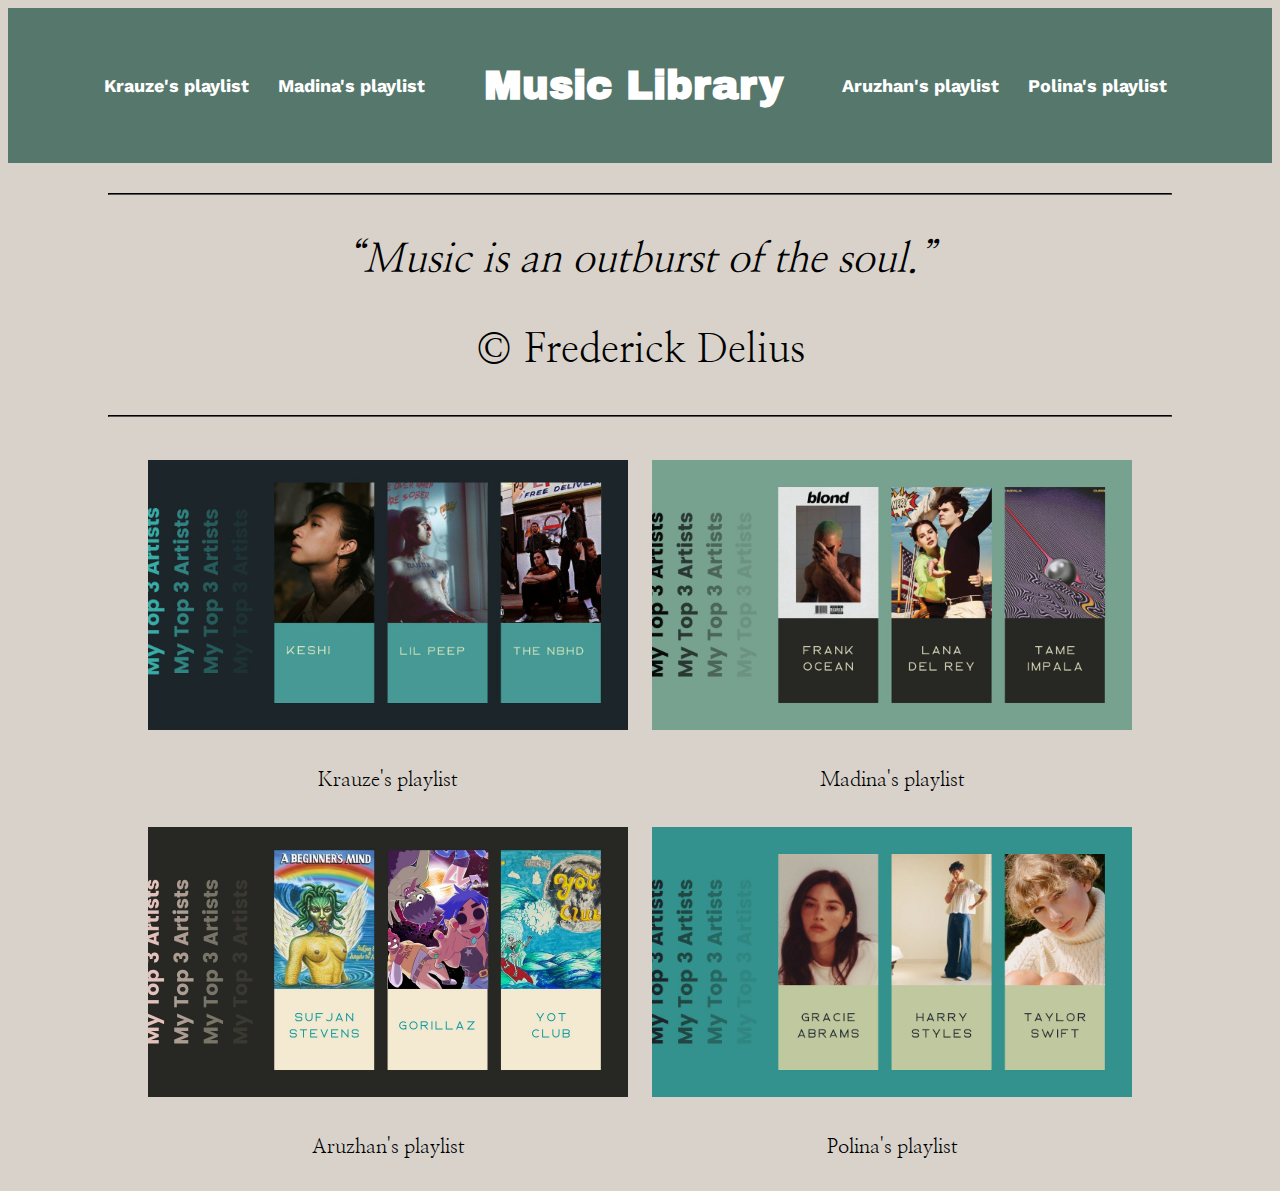
<file: index.html>
<!DOCTYPE html>
<html lang="en">

<head>
  <meta charset="UTF-8">
  <link rel="stylesheet" href="css/style.css">
  <link href="https://fonts.googleapis.com/css2?family=Archivo+Black&family=Libre+Baskerville&family=Nanum+Myeongjo:wght@400;700&family=Passion+One:wght@700&family=Work+Sans:wght@200&display=swap" rel="stylesheet">
  <link rel="shortcut icon" href="favicon.jpg">
  <link rel="icon" href="favicons/favicon-32x32.png" sizes="any">
  <link rel="apple-touch-icon" href="favicons/apple-touch-icon.png">
  <link rel="manifest" href="favicons/site.webmanifest">
  <title> WEB project</title>
</head>

<body>
  <header>
    <div class="menu">
      <div class="top_menu">
        <ul>
          <li><a href="krauze.html"> Krauze's playlist </a></li>
          <li><a href="madina.html"> Madina's playlist</a></li>
          <div class="main">
            <a href="index.html">
              <p>Music Library</p>
            </a>
          </div>
          <li><a href="aruzhan.html"> Aruzhan's playlist </a></li>
          <li><a href="polina.html"> Polina's playlist</a></li>
      </div>
    </div>
  </header>
  <hr>
  <div class="quote">
    <cite>
      <p><q>Music is an outburst of the soul.</q></p>
    </cite>
    <p> &copy; Frederick Delius</p>
  </div>
  <hr>
  <div class="gallery">
    <table>
      <tr>
        <td><img src="images/krauze.jpg" alt="Krauze's playlist"></td>
        <td><img src="images/madina.jpg" alt="Madina's playlist"></td>
      </tr>
      <tr>
        <td>
          <p>Krauze's playlist</p>
        </td>
        <td>
          <p>Madina's playlist</p>
        </td>
      </tr>
      <tr>
        <td><img src="images/aruzhan.jpg" alt="Aruzhan's playlist"></td>
        <td><img src="images/polina.jpg" alt="Polina's playlist"></td>
      </tr>
      <tr>
        <td>
          <p>Aruzhan's playlist</p>
        </td>
        <td>
          <p>Polina's playlist</p>
        </td>
      </tr>
    </table>
  </div>

</body>

</html>
</file>
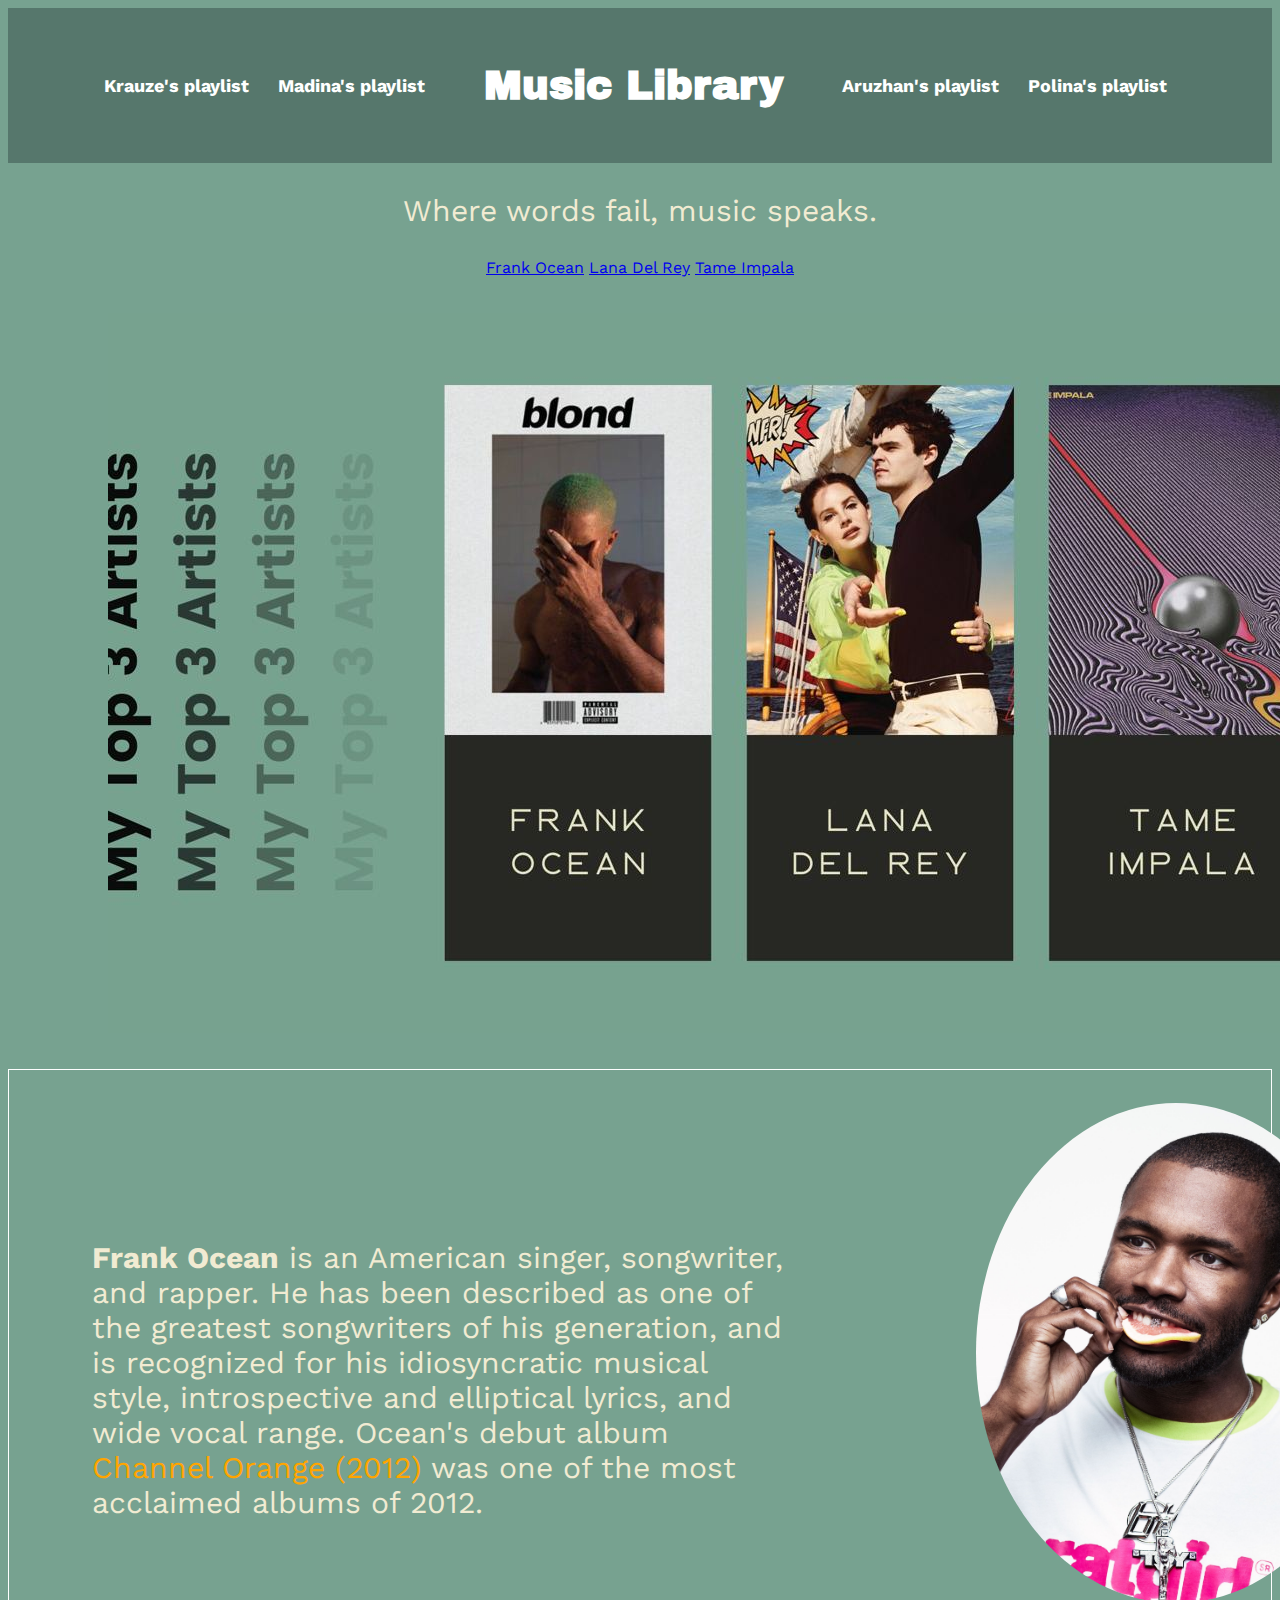
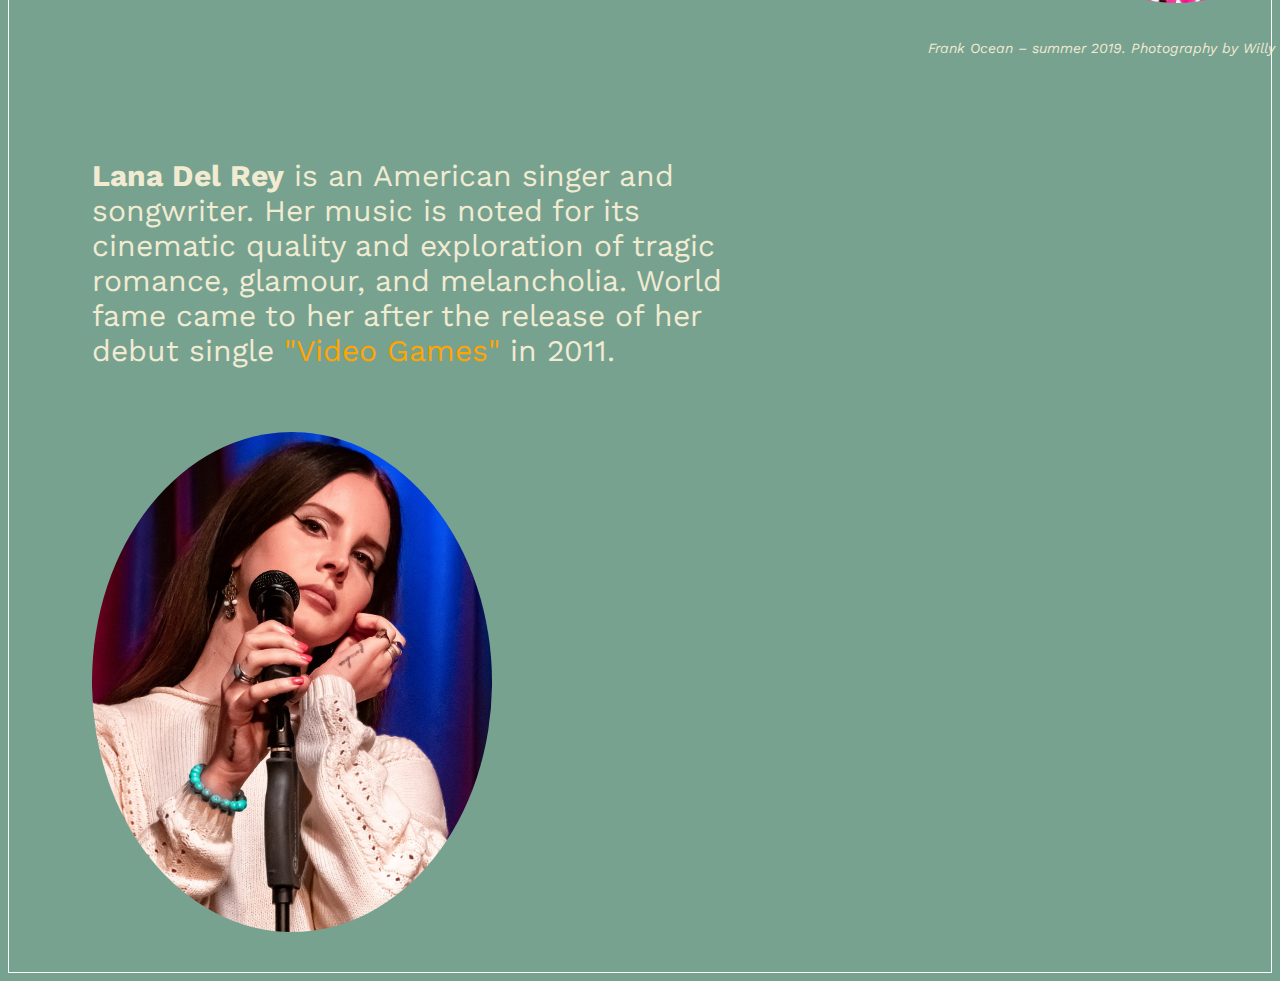
<file: madina.html>
<!DOCTYPE html>
<html lang="en">

<head>
  <meta charset="UTF-8">
  <link rel="stylesheet" href="css/madina.css">
  <link rel="shortcut icon" href="favicon.jpg">
  <link rel="icon" href="favicons/favicon-32x32.png" sizes="any">
  <link rel="apple-touch-icon" href="favicons/apple-touch-icon.png">
  <link rel="manifest" href="favicons/site.webmanifest">
  <link href="https://fonts.googleapis.com/css2?family=Archivo+Black&family=Libre+Baskerville&family=Nanum+Myeongjo:wght@400;700&family=Passion+One:wght@700&family=Work+Sans:wght@200&display=swap" rel="stylesheet">
  <title>aruzhan</title>
</head>

<body>
  <header>
    <div class="menu">
      <div class="top_menu">
        <ul>
          <li><a href="krauze.html"> Krauze's playlist </a></li>
          <li><a href="madina.html"> Madina's playlist</a></li>
          <div class="main">
            <a href="index.html">
              <p>Music Library</p>
            </a>
          </div>
          <li><a href="aruzhan.html"> Aruzhan's playlist </a></li>
          <li><a href="polina.html"> Polina's playlist</a></li>
        </ul>
      </div>
    </div>
  </header>


<div class="intro">
  <p>Where words fail, music speaks.</p>
</div>

<nav class="nav">

  <a class="nav_link" href="#">Frank Ocean</a>
  <a class="nav_link" href="#">Lana Del Rey</a>
  <a class="nav_link" href="#">Tame Impala</a>
</nav>
<br>
<br>
  <div class="image">
   <img src="images/madina.jpg">
   </div>

</body>
<br>
<br>
<div class="frankie">
  <table>
    <tr>
      <td>
        <section>
  <p><strong>Frank Ocean</strong> is an American singer, songwriter, and rapper. He has been described as one of the greatest songwriters of his generation, and is recognized for his idiosyncratic musical style, introspective and elliptical lyrics, and wide vocal range. Ocean's debut album <span style="color:orange;">Channel Orange (2012)</span> was one of the most acclaimed albums of 2012.</p>
</section>
      </td>
<td>
<div class ="picture1">
  <picture>
    <p><img src="images/madina/frank_ocean.jpg" class="circle" width="400" height="500"></p>
    <p><cite>Frank Ocean – summer 2019. Photography by Willy Vanderperre.<cite></p>
    </picture>
  </div>
  </td>
</table>

<br>
<br>
<div class="lana">
  <table>
    <tr>
      <td>
        <section>
  <p><strong>Lana Del Rey</strong> is an American singer and songwriter. Her music is noted for its cinematic quality and exploration of tragic romance, glamour, and melancholia. World fame came to her after the release of her debut single <span style="color:orange;">"Video Games"</span> in 2011.</p>
</div>
</td>
</tr>

 <td>
<div class ="picture2">
  <picture>
    <p><img src="images/madina/lanadelrey.jpg" class="circle" width="400" height="500"></p>
  </picture>
</div>
</td>
</file>
<file: css/style.css>
body {
  background-color: #D8D2CB;
  color: white;
}

header {
  display: flex;
  justify-content: center;
  background: #56776C;
}

.top_menu, .main {
  vertical-align: middle;
  margin-right: 25px;
  display: inline-block;
}

.top_menu li {
  margin-right: 25px;
  display: inline-block;
  vertical-align: middle;
  font-family: 'Passion one', sans-serif;
}

.top_menu a {
  vertical-align: middle;
  font-family: 'Work Sans', sans-serif;
  font-size: 18px;
  font-weight: bold;
  color: white;
  text-decoration: none;
}

.top_menu a:hover {
  color: #A7D0CD;
}

.main p {
  margin-left: 30px;
  margin-right: 30px;
  vertical-align: middle;
  font-family: 'Archivo Black', sans-serif;
  font-size: 40px;
  color: white;
}

hr {
  margin-left: 100px;
  margin-right: 100px;
  margin-top: 30px;
  margin-bottom: 30px;
  border-color: black;
  border-width: 1px;
}

.gallery img {
  text-align: center;
  height: 270px;
  width: 480px;
  padding: 10px;
}

.gallery p {
  text-align: center;
  color: black;
  font-size: 20px;
  font-family: 'Nanum Myeongjo', serif;
}

.quote {
  color: black;
  font-size: 40px;
  text-align: center;
  font-family: 'Nanum Myeongjo', serif;
}

table {
  margin: 0 auto;
}

.text {
  text-align: center;
  color: black;
}
</file>
<file: css/madina.css>
body {
  background-color: #77A290;
  color: #F1EBD2;
}

header {
  display: flex;
  justify-content: center;
  background: #56776C;
  vertical-align: middle;
}

.top_menu, .main {
  vertical-align: middle;
  margin-right: 25px;
  display: inline-block;
}

.top_menu li {
  margin-right: 25px;
  display: inline-block;
  vertical-align: middle;
  font-family: 'Passion one', sans-serif;
}

.top_menu a {
  vertical-align: middle;
  font-family: 'Work Sans', sans-serif;
  font-size: 18px;
  font-weight: bold;
  color: white;
  text-decoration: none;
}

.top_menu a:hover {
  color: #A7D0CD;
}

.main p {
  margin-left: 30px;
  margin-right: 30px;
  vertical-align: middle;
  font-family: 'Archivo Black', sans-serif;
  font-size: 40px;
  color: white;
}

.main p:hover {
  color: #A7D0CD;
}


.intro {
  font-family: 'Work Sans';
  font-size: 30px;
  width: 100%;
  max-width: 1500px;
  text-align: center;
}
.image img {
  display: block;
  margin-left: 100px;
  margin-right: 100px;
}

.nav {
  text-align: center;
  color: #FFFBE7;
  font-family: 'Work Sans';
  position: relative;
}
.nav_link:hover {
  text-align: center;
  display: inline-block;
  margin: 0 15px;
  height: 3px;
  position: relative;
  color: white;
  font-family: 'Work Sans';
}
.frankie {
  border: 1px solid #FFFFFF;
}
.frankie p {
  margin-left: 80px;
  font-family: 'Work Sans';
  font-size: 30px;
  width: 700px;
}
cite {
  font-size: 14px;
  display: block;
  width: 70%;
  text-align: right;
}
.picture1 img {
  border-radius: 100%;
  margin-left: 100px;
}

.lana p {
  margin-left: 80px;
}

.picture2 img {
  border-radius: 100%;
  margin-left: 850px;
  position: relative;
  float: none;
  margin: 0 15px 0 0;
}
</file>
